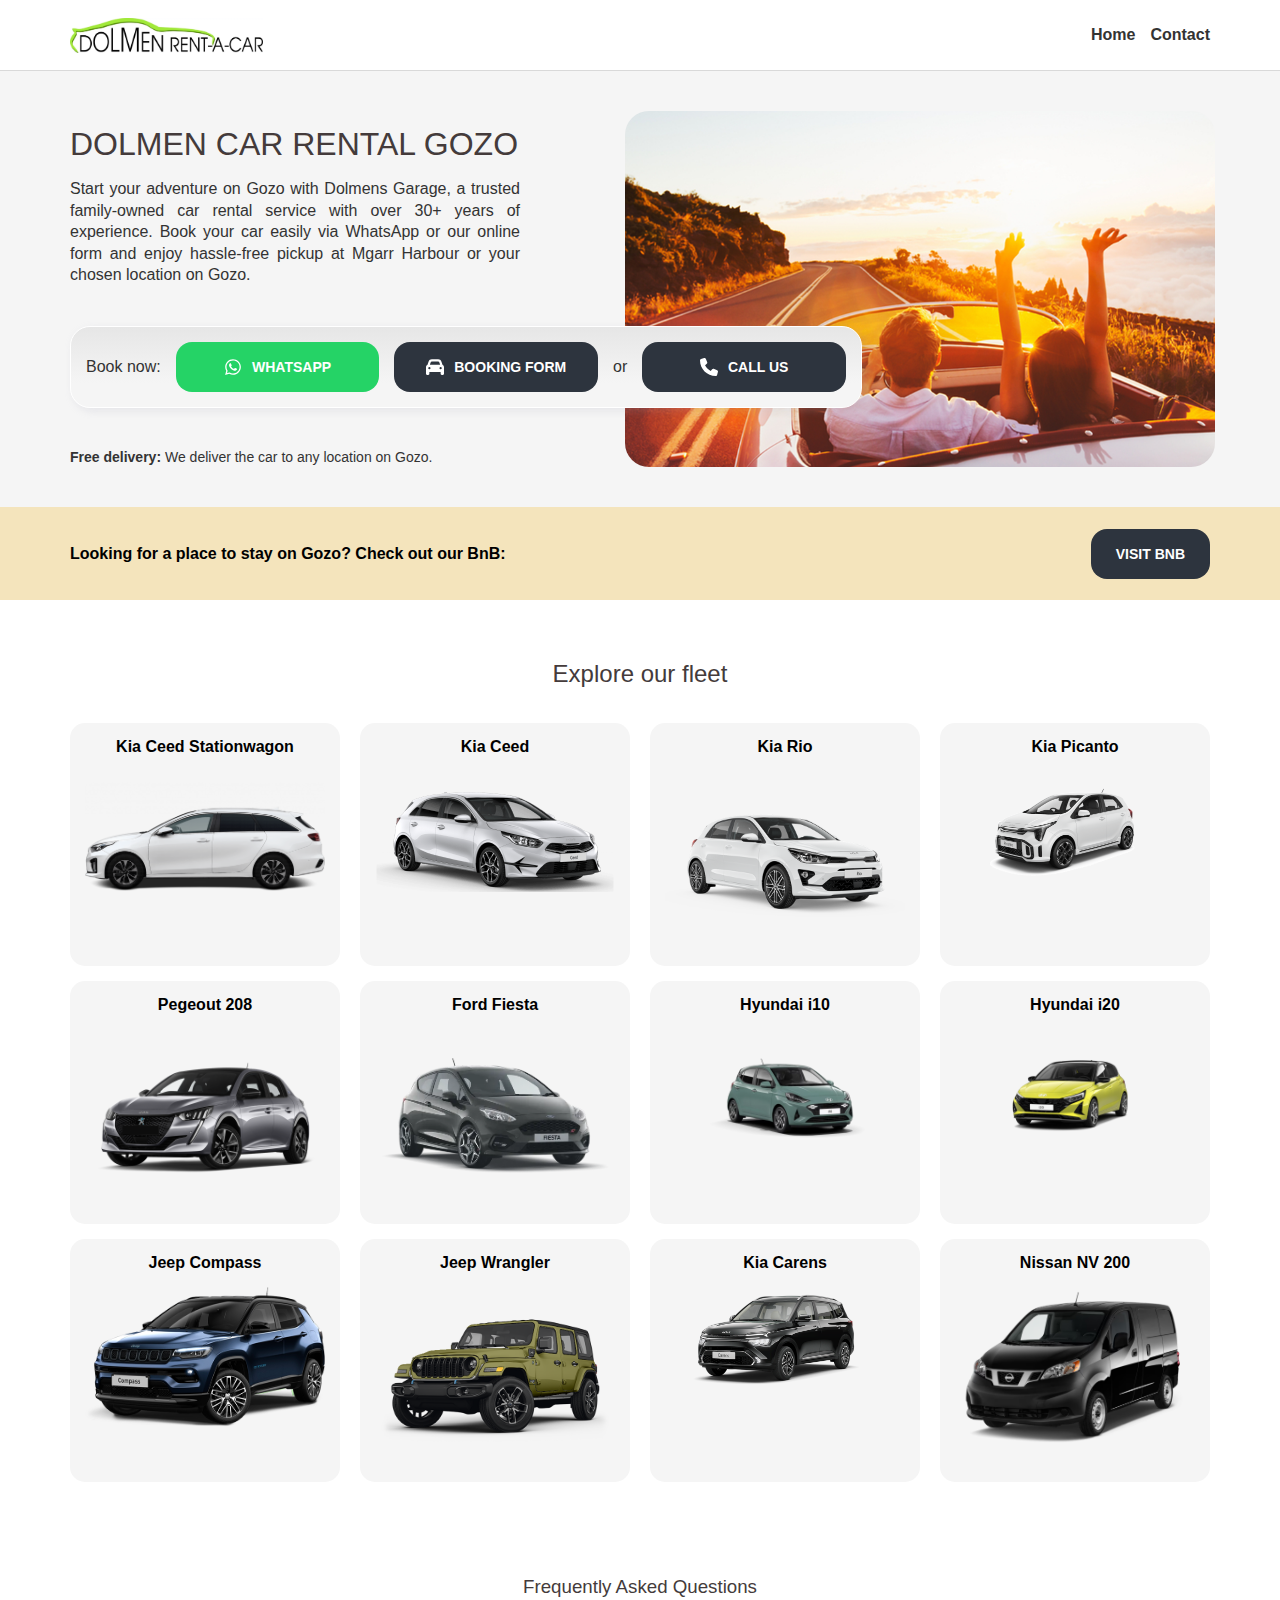
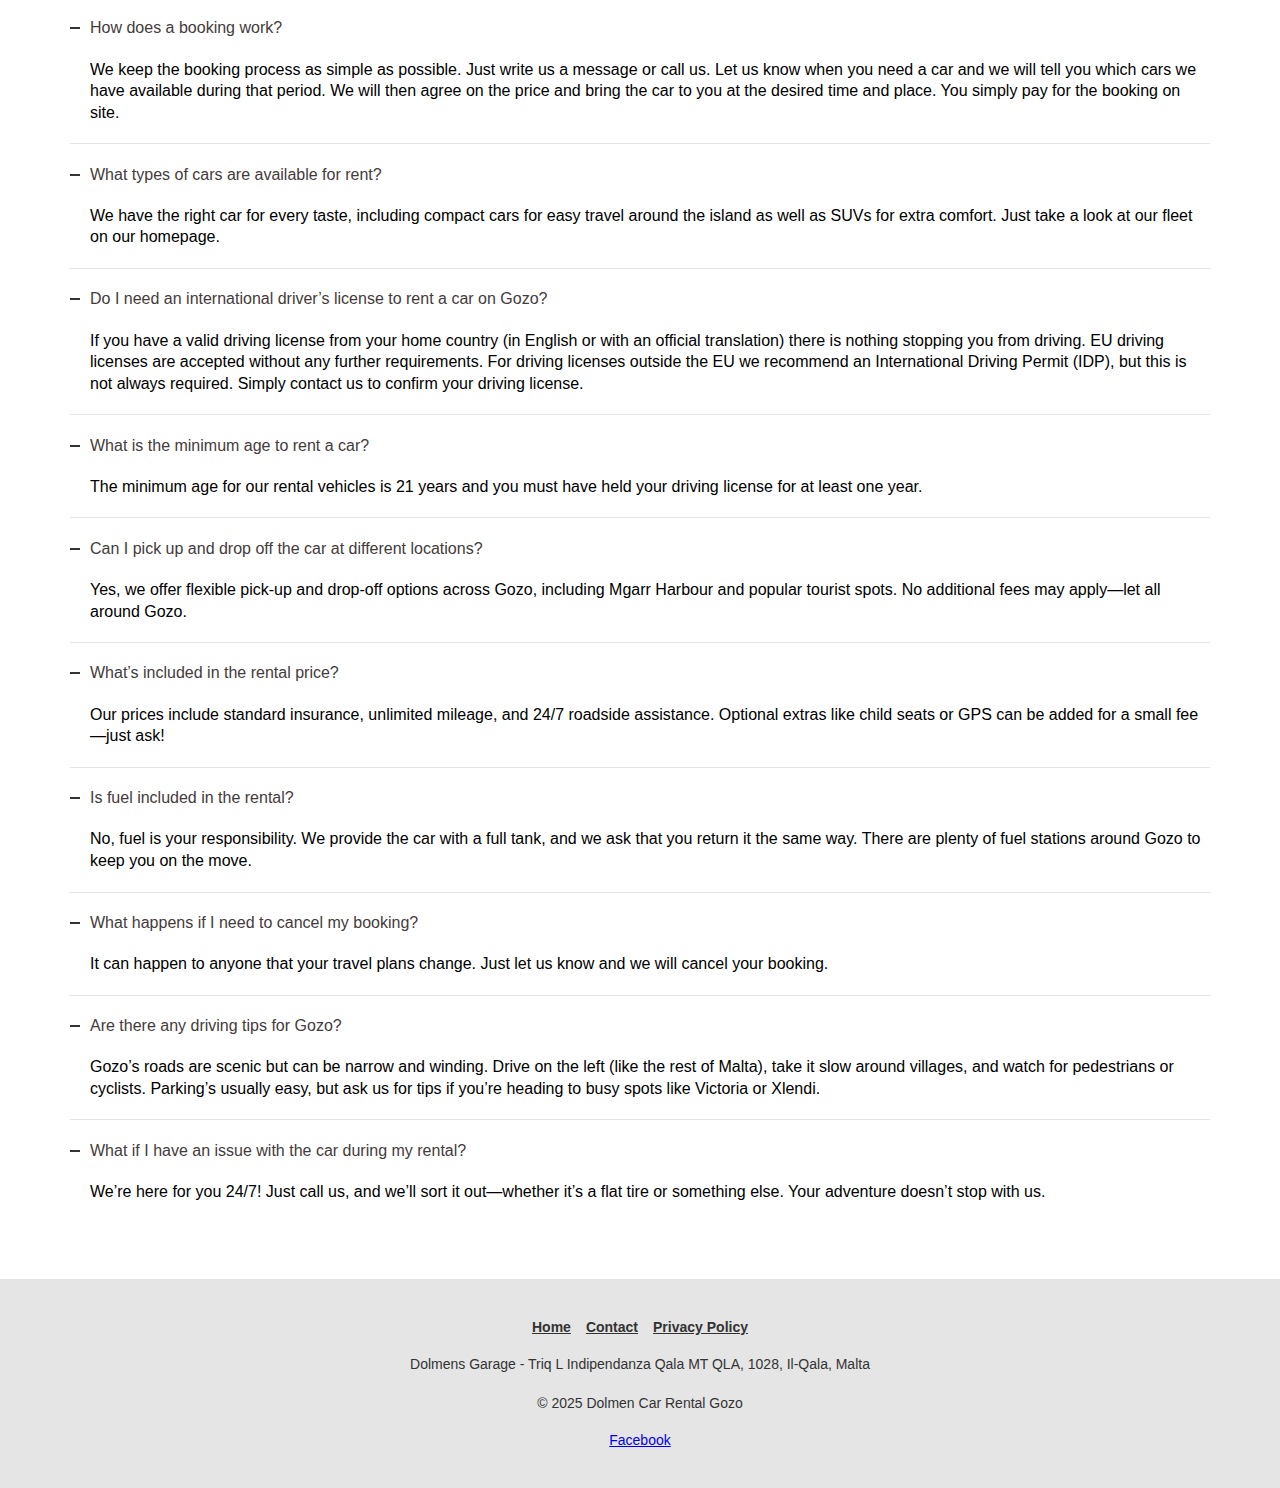
<file: index.html>
<html lang="en"><head><script async src="https://www.googletagmanager.com/gtag/js?id=G-1KJ2CHWRS5"></script><script>function gtag(){dataLayer.push(arguments)}window.dataLayer=window.dataLayer||[],gtag("js",new Date),gtag("config","G-1KJ2CHWRS5")</script><meta charset="UTF-8"><meta name="viewport" content="width=device-width,initial-scale=1"><title>Dolmen Car Rental Gozo</title><meta name="description" content="Rent a car on Gozo with Dolmens Garage—family-owned for 30+ years. Easy booking, pickup at Mgarr or anywhere on the island!"><base href="/"><style>html{--text-color:#333333;--green:#81d742;--gradient:linear-gradient(to bottom, #81d742 0, rgba(129, 215, 66, 0.8) 50%, #81d742 100%);margin:0;padding:0}body{padding:0;margin:0;font-family:Arial,Helvetica,sans-serif;font-size:16px}.gradient{background:var(--gradient);color:#fff}.container{max-width:1140px;margin:0 auto;padding:0 20px}header{width:100%;box-shadow:3px 3px 9px rgba(164,164,186,.2);border-bottom:1px solid rgba(0,0,0,.15)}header nav{max-width:1140px;height:70px;margin:0 auto;padding:0 15px;display:flex;gap:15px;align-items:center;justify-content:space-between}header nav .logo-img{width:193px;height:35px}@media (max-width:768px){header nav .logo-img{width:150px;height:27px}}header nav ul{display:flex;gap:15px;list-style:none;padding:0;margin:0}header nav ul li a{color:var(--text-color);text-decoration:none;font-weight:700;font-size:1rem}footer{background:rgba(0,0,0,.1);color:var(--text-color);padding:40px 0;text-align:center;display:flex;flex-direction:column;justify-content:center;align-items:center;gap:20px;font-size:14px}footer ul{display:flex;gap:15px;list-style:none;padding:0;margin:0}@media (max-width:768px){footer ul{flex-direction:column}}footer ul li a{color:var(--text-color);text-decoration:underline;font-weight:700;font-size:14px}footer ul li a:hover{text-decoration:none}footer p{margin:0 0 20px}p{line-height:135%}.pt-20{padding-top:20px}.pt-40{padding-top:40px}.pt-60{padding-top:60px}.pb-20{padding-bottom:20px}.pb-40{padding-bottom:40px}.pb-60{padding-bottom:60px}h1,h2,h3,h4{font-weight:300;color:#443b3b}.text-center{text-align:center}.header{padding:20px 0;background-color:#f5f5f5}.btn{height:50px;border-radius:16px;background-color:#2d343e;display:inline-flex;flex-direction:row;justify-content:center;align-items:center;position:relative;color:#fff;font-size:14px;text-transform:uppercase;font-family:Nunito,sans-serif;font-weight:600;padding:0 25px;transition:.5sease;transition-property:color,background-color,border-color,box-shadow,transform,margin-top,height;text-decoration:none}.btn.whatsapp{background-color:#25d366}.btn svg{height:18px;width:18px;margin-right:10px}.btn svg path{fill:#fff}.btn svg[slot=end]{margin-right:0;margin-left:10px}.card-list{display:flex;gap:15px;justify-content:space-between;flex-wrap:wrap;padding:15px 0}@media (max-width:768px){.card-list{flex-direction:column}}.card-list .card{display:flex;flex-direction:column;gap:15px;background:#f5f5f5;border-radius:15px;padding:15px;max-width:calc(25% - 45px)}.card-list .card.fill{max-width:100%;flex:1}@media (max-width:768px){.card-list .card.fill{flex:auto;display:flex}}@media (max-width:768px){.card-list .card{max-width:100%}}.card-list .card .card-header{font-weight:700;font-size:16px;text-align:center}.card-list .card .card-image{max-width:100%;max-height:250px;border-radius:15px 15px 0 0}.card-list .card .card-image img{width:100%;height:100%;object-fit:cover;border-radius:15px 15px 0 0}.teaser{padding:40px 0;background:#f5f5f5;color:var(--text-color)}@media (max-width:768px){.teaser{padding:20px 0}}.teaser p{margin:0;padding:0;text-align:justify}.teaser .container{position:relative;display:flex;flex-direction:column;gap:40px}.teaser .content-top{max-width:450px;position:relative;z-index:2}.teaser .content-top h1{margin:0;padding:15px 0;font-weight:300;text-transform:uppercase;color:#443b3b}@media (max-width:768px){.teaser .content-top h1{font-size:1.3rem}}.teaser form{display:flex;flex-direction:row;justify-content:flex-start;align-items:center;gap:15px;width:calc(100% - 30px);max-width:760px;position:relative;z-index:2;border-radius:20px;overflow:hidden;background:linear-gradient(1turn,#f5f5f5 30%,#e6e6e6);border:1px solid #fff;box-shadow:3px 3px 9px rgba(164,164,186,.2);padding:15px;margin:0}.teaser form .btn{flex:1}@media (max-width:768px){.teaser form .btn{flex:auto;display:flex;width:calc(100% - 50px);height:50px}}@media (max-width:768px){.teaser form{flex-direction:column}}.teaser .background{display:block;position:absolute;z-index:1;border-radius:24px;overflow:hidden;right:15px;top:0;bottom:0;height:100%;width:50%;background:url(/home.png) no-repeat center/cover;pointer-events:none}@media (max-width:768px){.teaser .background{display:none}}.teaser .content-bottom{max-width:450px;position:relative;z-index:2;font-size:14px;display:flex;flex-direction:column;gap:15px}.teaser .content-bottom .btn-row{display:flex;flex-direction:row;justify-content:flex-start;align-items:center;gap:15px;margin:0;padding:0}@media (max-width:768px){.teaser .content-bottom .btn-row{flex-direction:column}.teaser .content-bottom .btn-row .btn{display:flex;width:calc(100% - 50px)}}.teaser-row{background:#f4e4bc}.teaser-row .container{display:flex;flex-direction:row;justify-content:space-between;align-items:center;gap:15px;padding:20px 15px}.teaser-row .container p{font-weight:700}@media (max-width:768px){.teaser-row .container{flex-direction:column}.teaser-row .container .btn{width:calc(100% - 50px)}}.faqs h4{padding-left:20px;position:relative}.faqs h4 span.line{display:block;width:10px;height:2px;background:var(--text-color);position:absolute;left:0;top:50%;transform:translateY(-50%)}.faqs p{padding-left:20px;padding-bottom:20px;border-bottom:1px solid rgba(0,0,0,.1)}.faqs p:last-child{border-bottom:none;padding-bottom:0}</style><link rel="icon" type="image/x-icon" href="/favicon.ico"><link rel="canonical" href="https://dolmencarrental.com/"></head><body><header><nav><div class="start"><div class="logo"><a href="/" title="Dolmen Car Rental Gozo" aria-label="Dolmen Car Rental Gozo"><img src="/logo.webp" alt="Dolmen Car Rental Gozo" class="logo-img"></a></div></div><div class="end"><ul><li><a href="/" title="Dolmen Car Rental Gozo">Home</a></li><li><a href="/contact/" title="Contact">Contact</a></li></ul></div></nav></header><div class="teaser"><div class="container"><div class="content-top"><h1>Dolmen Car Rental Gozo</h1><p>Start your adventure on Gozo with Dolmens Garage, a trusted family-owned car rental service with over 30+ years of experience. Book your car easily via WhatsApp or our online form and enjoy hassle-free pickup at Mgarr Harbour or your chosen location on Gozo.</p></div><div class="action-row"><form action="#"><label for="whatsapp">Book now:</label> <a href="https://wa.me/+35699494434?text=Hello%20i%20want%20to%20rent%20a%20car,%20do%20you%20have%20a%20%5Bmanual/automatic%5D%20car%20available%20from%20%5Bdate%5D%20to%20%5Bdate%5D?" target="_blank" class="btn whatsapp"><svg xmlns="http://www.w3.org/2000/svg" viewBox="0 0 448 512"><path d="M380.9 97.1C339 55.1 283.2 32 223.9 32c-122.4 0-222 99.6-222 222 0 39.1 10.2 77.3 29.6 111L0 480l117.7-30.9c32.4 17.7 68.9 27 106.1 27h.1c122.3 0 224.1-99.6 224.1-222 0-59.3-25.2-115-67.1-157zm-157 341.6c-33.2 0-65.7-8.9-94-25.7l-6.7-4-69.8 18.3L72 359.2l-4.4-7c-18.5-29.4-28.2-63.3-28.2-98.2 0-101.7 82.8-184.5 184.6-184.5 49.3 0 95.6 19.2 130.4 54.1 34.8 34.9 56.2 81.2 56.1 130.5 0 101.8-84.9 184.6-186.6 184.6zm101.2-138.2c-5.5-2.8-32.8-16.2-37.9-18-5.1-1.9-8.8-2.8-12.5 2.8-3.7 5.6-14.3 18-17.6 21.8-3.2 3.7-6.5 4.2-12 1.4-32.6-16.3-54-29.1-75.5-66-5.7-9.8 5.7-9.1 16.3-30.3 1.8-3.7 .9-6.9-.5-9.7-1.4-2.8-12.5-30.1-17.1-41.2-4.5-10.8-9.1-9.3-12.5-9.5-3.2-.2-6.9-.2-10.6-.2-3.7 0-9.7 1.4-14.8 6.9-5.1 5.6-19.4 19-19.4 46.3 0 27.3 19.9 53.7 22.6 57.4 2.8 3.7 39.1 59.7 94.8 83.8 35.2 15.2 49 16.5 66.6 13.9 10.7-1.6 32.8-13.4 37.4-26.4 4.6-13 4.6-24.1 3.2-26.4-1.3-2.5-5-3.9-10.5-6.6z"/></svg>WhatsApp</a> <a href="https://app.gozocarrental.com/" target="_blank" class="btn"><svg xmlns="http://www.w3.org/2000/svg" viewBox="0 0 512 512"><path d="M135.2 117.4L109.1 192l293.8 0-26.1-74.6C372.3 104.6 360.2 96 346.6 96L165.4 96c-13.6 0-25.7 8.6-30.2 21.4zM39.6 196.8L74.8 96.3C88.3 57.8 124.6 32 165.4 32l181.2 0c40.8 0 77.1 25.8 90.6 64.3l35.2 100.5c23.2 9.6 39.6 32.5 39.6 59.2l0 144 0 48c0 17.7-14.3 32-32 32l-32 0c-17.7 0-32-14.3-32-32l0-48L96 400l0 48c0 17.7-14.3 32-32 32l-32 0c-17.7 0-32-14.3-32-32l0-48L0 256c0-26.7 16.4-49.6 39.6-59.2zM128 288a32 32 0 1 0 -64 0 32 32 0 1 0 64 0zm288 32a32 32 0 1 0 0-64 32 32 0 1 0 0 64z"/></svg>Booking Form</a> <label>or</label> <a href="tel:+35699494434" class="btn tel" target="_blank"><svg xmlns="http://www.w3.org/2000/svg" viewBox="0 0 512 512"><path d="M164.9 24.6c-7.7-18.6-28-28.5-47.4-23.2l-88 24C12.1 30.2 0 46 0 64C0 311.4 200.6 512 448 512c18 0 33.8-12.1 38.6-29.5l24-88c5.3-19.4-4.6-39.7-23.2-47.4l-96-40c-16.3-6.8-35.2-2.1-46.3 11.6L304.7 368C234.3 334.7 177.3 277.7 144 207.3L193.3 167c13.7-11.2 18.4-30 11.6-46.3l-40-96z"/></svg>Call us</a></form></div><div class="content-bottom"><p><strong>Free delivery:</strong> We deliver the car to any location on Gozo.</p></div><div class="background"></div></div></div><div class="teaser-row"><div class="container"><p>Looking for a place to stay on Gozo? Check out our BnB:</p><a href="https://gozo-bnb.com/" class="btn">Visit BnB</a></div></div><div class="container pt-40 pb-60"><h2 class="text-center">Explore our fleet</h2><div class="card-list"><div class="card"><div class="card-header">Kia Ceed Stationwagon</div><div class="card-image"><img src="/kia-ceed-station.png" alt="Kia Ceed Stationwagon"></div></div><div class="card"><div class="card-header">Kia Ceed</div><div class="card-image"><img src="/kia-ceed.png" alt="Kia Ceed"></div></div><div class="card"><div class="card-header">Kia Rio</div><div class="card-image"><img src="/kia-rio.png" alt="Kia Rio"></div></div><div class="card"><div class="card-header">Kia Picanto</div><div class="card-image"><img src="/kia-picanto.png" alt="Kia Picanto"></div></div><div class="card"><div class="card-header">Pegeout 208</div><div class="card-image"><img src="/pegout208.webp" alt="Pegeout 208"></div></div><div class="card"><div class="card-header">Ford Fiesta</div><div class="card-image"><img src="/fiesta-1.webp" alt="Ford Fiesta"></div></div><div class="card"><div class="card-header">Hyundai i10</div><div class="card-image"><img src="/hyundai-i10.webp" alt="Hyundai i10"></div></div><div class="card"><div class="card-header">Hyundai i20</div><div class="card-image"><img src="/hyundai-i20.png" alt="Hyundai i20"></div></div><div class="card"><div class="card-header">Jeep Compass</div><div class="card-image"><img src="/jeep-kompass.png" alt="Jeep Compass"></div></div><div class="card"><div class="card-header">Jeep Wrangler</div><div class="card-image"><img src="/wrangler.png" alt="Jeep Wrangler"></div></div><div class="card"><div class="card-header">Kia Carens</div><div class="card-image"><img src="/carens.png" alt="Kia Carens"></div></div><div class="card"><div class="card-header">Nissan NV 200</div><div class="card-image"><img src="/nissan-nv200.avif" alt="Nissan NV 200"></div></div></div></div><div class="container pb-60 faqs"><h3 class="text-center">Frequently Asked Questions</h3><h4><span class="line"></span>How does a booking work?</h4><p>We keep the booking process as simple as possible. Just write us a message or call us. Let us know when you need a car and we will tell you which cars we have available during that period. We will then agree on the price and bring the car to you at the desired time and place. You simply pay for the booking on site.</p><h4><span class="line"></span>What types of cars are available for rent?</h4><p>We have the right car for every taste, including compact cars for easy travel around the island as well as SUVs for extra comfort. Just take a look at our fleet on our homepage.</p><h4><span class="line"></span>Do I need an international driver’s license to rent a car on Gozo?</h4><p>If you have a valid driving license from your home country (in English or with an official translation) there is nothing stopping you from driving. EU driving licenses are accepted without any further requirements. For driving licenses outside the EU we recommend an International Driving Permit (IDP), but this is not always required. Simply contact us to confirm your driving license.</p><h4><span class="line"></span>What is the minimum age to rent a car?</h4><p>The minimum age for our rental vehicles is 21 years and you must have held your driving license for at least one year.</p><h4><span class="line"></span>Can I pick up and drop off the car at different locations?</h4><p>Yes, we offer flexible pick-up and drop-off options across Gozo, including Mgarr Harbour and popular tourist spots. No additional fees may apply—let all around Gozo.</p><h4><span class="line"></span>What’s included in the rental price?</h4><p>Our prices include standard insurance, unlimited mileage, and 24/7 roadside assistance. Optional extras like child seats or GPS can be added for a small fee—just ask!</p><h4><span class="line"></span>Is fuel included in the rental?</h4><p>No, fuel is your responsibility. We provide the car with a full tank, and we ask that you return it the same way. There are plenty of fuel stations around Gozo to keep you on the move.</p><h4><span class="line"></span>What happens if I need to cancel my booking?</h4><p>It can happen to anyone that your travel plans change. Just let us know and we will cancel your booking.</p><h4><span class="line"></span>Are there any driving tips for Gozo?</h4><p>Gozo’s roads are scenic but can be narrow and winding. Drive on the left (like the rest of Malta), take it slow around villages, and watch for pedestrians or cyclists. Parking’s usually easy, but ask us for tips if you’re heading to busy spots like Victoria or Xlendi.</p><h4><span class="line"></span>What if I have an issue with the car during my rental?</h4><p>We’re here for you 24/7! Just call us, and we’ll sort it out—whether it’s a flat tire or something else. Your adventure doesn’t stop with us.</p></div><footer><div class="top"><ul><li><a href="/" title="Dolmen Car Rental Gozo">Home</a></li><li><a href="/contact/" title="Contact">Contact</a></li><li><a href="/privacy/" title="Privacy Policy">Privacy Policy</a></li></ul></div><div class="footer"><p>Dolmens Garage - Triq L Indipendanza Qala MT QLA, 1028, Il-Qala, Malta</p><p>&copy; 2025 Dolmen Car Rental Gozo</p><a href="https://www.facebook.com/profile.php?id=100057502087124">Facebook</a></div></footer><script src="/js/home.min.js?build=1749719429"></script></body></html>
</file>
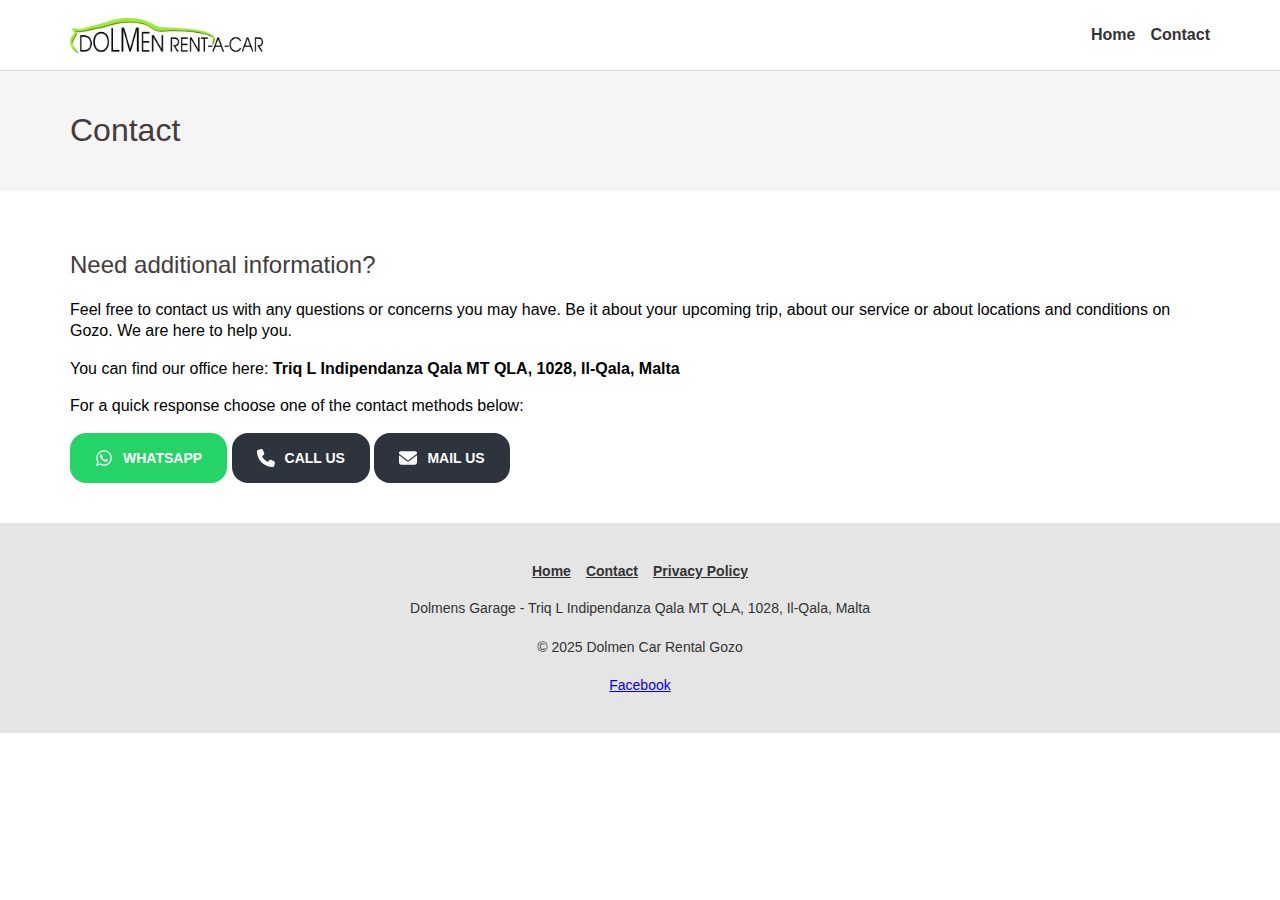
<file: contact/index.html>
<html lang="en"><head><script async src="https://www.googletagmanager.com/gtag/js?id=G-1KJ2CHWRS5"></script><script>function gtag(){dataLayer.push(arguments)}window.dataLayer=window.dataLayer||[],gtag("js",new Date),gtag("config","G-1KJ2CHWRS5")</script><meta charset="UTF-8"><meta name="viewport" content="width=device-width,initial-scale=1"><title>Contact</title><meta name="description" content="Feel free to contact us with any concern. We will answer to you as soon as possible."><base href="/"><style>html{--text-color:#333333;--green:#81d742;--gradient:linear-gradient(to bottom, #81d742 0, rgba(129, 215, 66, 0.8) 50%, #81d742 100%);margin:0;padding:0}body{padding:0;margin:0;font-family:Arial,Helvetica,sans-serif;font-size:16px}.gradient{background:var(--gradient);color:#fff}.container{max-width:1140px;margin:0 auto;padding:0 20px}header{width:100%;box-shadow:3px 3px 9px rgba(164,164,186,.2);border-bottom:1px solid rgba(0,0,0,.15)}header nav{max-width:1140px;height:70px;margin:0 auto;padding:0 15px;display:flex;gap:15px;align-items:center;justify-content:space-between}header nav .logo-img{width:193px;height:35px}@media (max-width:768px){header nav .logo-img{width:150px;height:27px}}header nav ul{display:flex;gap:15px;list-style:none;padding:0;margin:0}header nav ul li a{color:var(--text-color);text-decoration:none;font-weight:700;font-size:1rem}footer{background:rgba(0,0,0,.1);color:var(--text-color);padding:40px 0;text-align:center;display:flex;flex-direction:column;justify-content:center;align-items:center;gap:20px;font-size:14px}footer ul{display:flex;gap:15px;list-style:none;padding:0;margin:0}@media (max-width:768px){footer ul{flex-direction:column}}footer ul li a{color:var(--text-color);text-decoration:underline;font-weight:700;font-size:14px}footer ul li a:hover{text-decoration:none}footer p{margin:0 0 20px}p{line-height:135%}.pt-20{padding-top:20px}.pt-40{padding-top:40px}.pt-60{padding-top:60px}.pb-20{padding-bottom:20px}.pb-40{padding-bottom:40px}.pb-60{padding-bottom:60px}h1,h2,h3,h4{font-weight:300;color:#443b3b}.text-center{text-align:center}.header{padding:20px 0;background-color:#f5f5f5}.btn{height:50px;border-radius:16px;background-color:#2d343e;display:inline-flex;flex-direction:row;justify-content:center;align-items:center;position:relative;color:#fff;font-size:14px;text-transform:uppercase;font-family:Nunito,sans-serif;font-weight:600;padding:0 25px;transition:.5sease;transition-property:color,background-color,border-color,box-shadow,transform,margin-top,height;text-decoration:none}.btn.whatsapp{background-color:#25d366}.btn svg{height:18px;width:18px;margin-right:10px}.btn svg path{fill:#fff}.btn svg[slot=end]{margin-right:0;margin-left:10px}</style><link rel="icon" type="image/x-icon" href="/favicon.ico"></head><body><header><nav><div class="start"><div class="logo"><a href="/" title="Dolmen Car Rental Gozo" aria-label="Dolmen Car Rental Gozo"><img src="/logo.webp" alt="Dolmen Car Rental Gozo" class="logo-img"></a></div></div><div class="end"><ul><li><a href="/" title="Dolmen Car Rental Gozo">Home</a></li><li><a href="/contact/" title="Contact">Contact</a></li></ul></div></nav></header><div class="header"><div class="container"><h1>Contact</h1></div></div><div class="container pt-40 pb-40"><h2>Need additional information?</h2><p>Feel free to contact us with any questions or concerns you may have. Be it about your upcoming trip, about our service or about locations and conditions on Gozo. We are here to help you.</p><p>You can find our office here: <strong>Triq L Indipendanza Qala MT QLA, 1028, Il-Qala, Malta</strong></p><p>For a quick response choose one of the contact methods below:</p><div class="btn-row"><a href="https://wa.me/+35699494434?text=Hello%2C%20I%20have%20a%20question%20about%20your%20car%20rental%20services." target="_blank" class="btn whatsapp"><svg xmlns="http://www.w3.org/2000/svg" viewBox="0 0 448 512"><path d="M380.9 97.1C339 55.1 283.2 32 223.9 32c-122.4 0-222 99.6-222 222 0 39.1 10.2 77.3 29.6 111L0 480l117.7-30.9c32.4 17.7 68.9 27 106.1 27h.1c122.3 0 224.1-99.6 224.1-222 0-59.3-25.2-115-67.1-157zm-157 341.6c-33.2 0-65.7-8.9-94-25.7l-6.7-4-69.8 18.3L72 359.2l-4.4-7c-18.5-29.4-28.2-63.3-28.2-98.2 0-101.7 82.8-184.5 184.6-184.5 49.3 0 95.6 19.2 130.4 54.1 34.8 34.9 56.2 81.2 56.1 130.5 0 101.8-84.9 184.6-186.6 184.6zm101.2-138.2c-5.5-2.8-32.8-16.2-37.9-18-5.1-1.9-8.8-2.8-12.5 2.8-3.7 5.6-14.3 18-17.6 21.8-3.2 3.7-6.5 4.2-12 1.4-32.6-16.3-54-29.1-75.5-66-5.7-9.8 5.7-9.1 16.3-30.3 1.8-3.7 .9-6.9-.5-9.7-1.4-2.8-12.5-30.1-17.1-41.2-4.5-10.8-9.1-9.3-12.5-9.5-3.2-.2-6.9-.2-10.6-.2-3.7 0-9.7 1.4-14.8 6.9-5.1 5.6-19.4 19-19.4 46.3 0 27.3 19.9 53.7 22.6 57.4 2.8 3.7 39.1 59.7 94.8 83.8 35.2 15.2 49 16.5 66.6 13.9 10.7-1.6 32.8-13.4 37.4-26.4 4.6-13 4.6-24.1 3.2-26.4-1.3-2.5-5-3.9-10.5-6.6z"/></svg>WhatsApp</a> <a href="tel:+35699494434" class="btn"><svg xmlns="http://www.w3.org/2000/svg" viewBox="0 0 512 512"><path d="M164.9 24.6c-7.7-18.6-28-28.5-47.4-23.2l-88 24C12.1 30.2 0 46 0 64C0 311.4 200.6 512 448 512c18 0 33.8-12.1 38.6-29.5l24-88c5.3-19.4-4.6-39.7-23.2-47.4l-96-40c-16.3-6.8-35.2-2.1-46.3 11.6L304.7 368C234.3 334.7 177.3 277.7 144 207.3L193.3 167c13.7-11.2 18.4-30 11.6-46.3l-40-96z"/></svg>Call us</a> <a href="mailto:contact@dolmencarrental.com" class="btn"><svg xmlns="http://www.w3.org/2000/svg" viewBox="0 0 512 512"><path d="M48 64C21.5 64 0 85.5 0 112c0 15.1 7.1 29.3 19.2 38.4L236.8 313.6c11.4 8.5 27 8.5 38.4 0L492.8 150.4c12.1-9.1 19.2-23.3 19.2-38.4c0-26.5-21.5-48-48-48L48 64zM0 176L0 384c0 35.3 28.7 64 64 64l384 0c35.3 0 64-28.7 64-64l0-208L294.4 339.2c-22.8 17.1-54 17.1-76.8 0L0 176z"/></svg>Mail us</a></div></div><footer><div class="top"><ul><li><a href="/" title="Dolmen Car Rental Gozo">Home</a></li><li><a href="/contact/" title="Contact">Contact</a></li><li><a href="/privacy/" title="Privacy Policy">Privacy Policy</a></li></ul></div><div class="footer"><p>Dolmens Garage - Triq L Indipendanza Qala MT QLA, 1028, Il-Qala, Malta</p><p>&copy; 2025 Dolmen Car Rental Gozo</p><a href="https://www.facebook.com/profile.php?id=100057502087124">Facebook</a></div></footer></body></html>
</file>
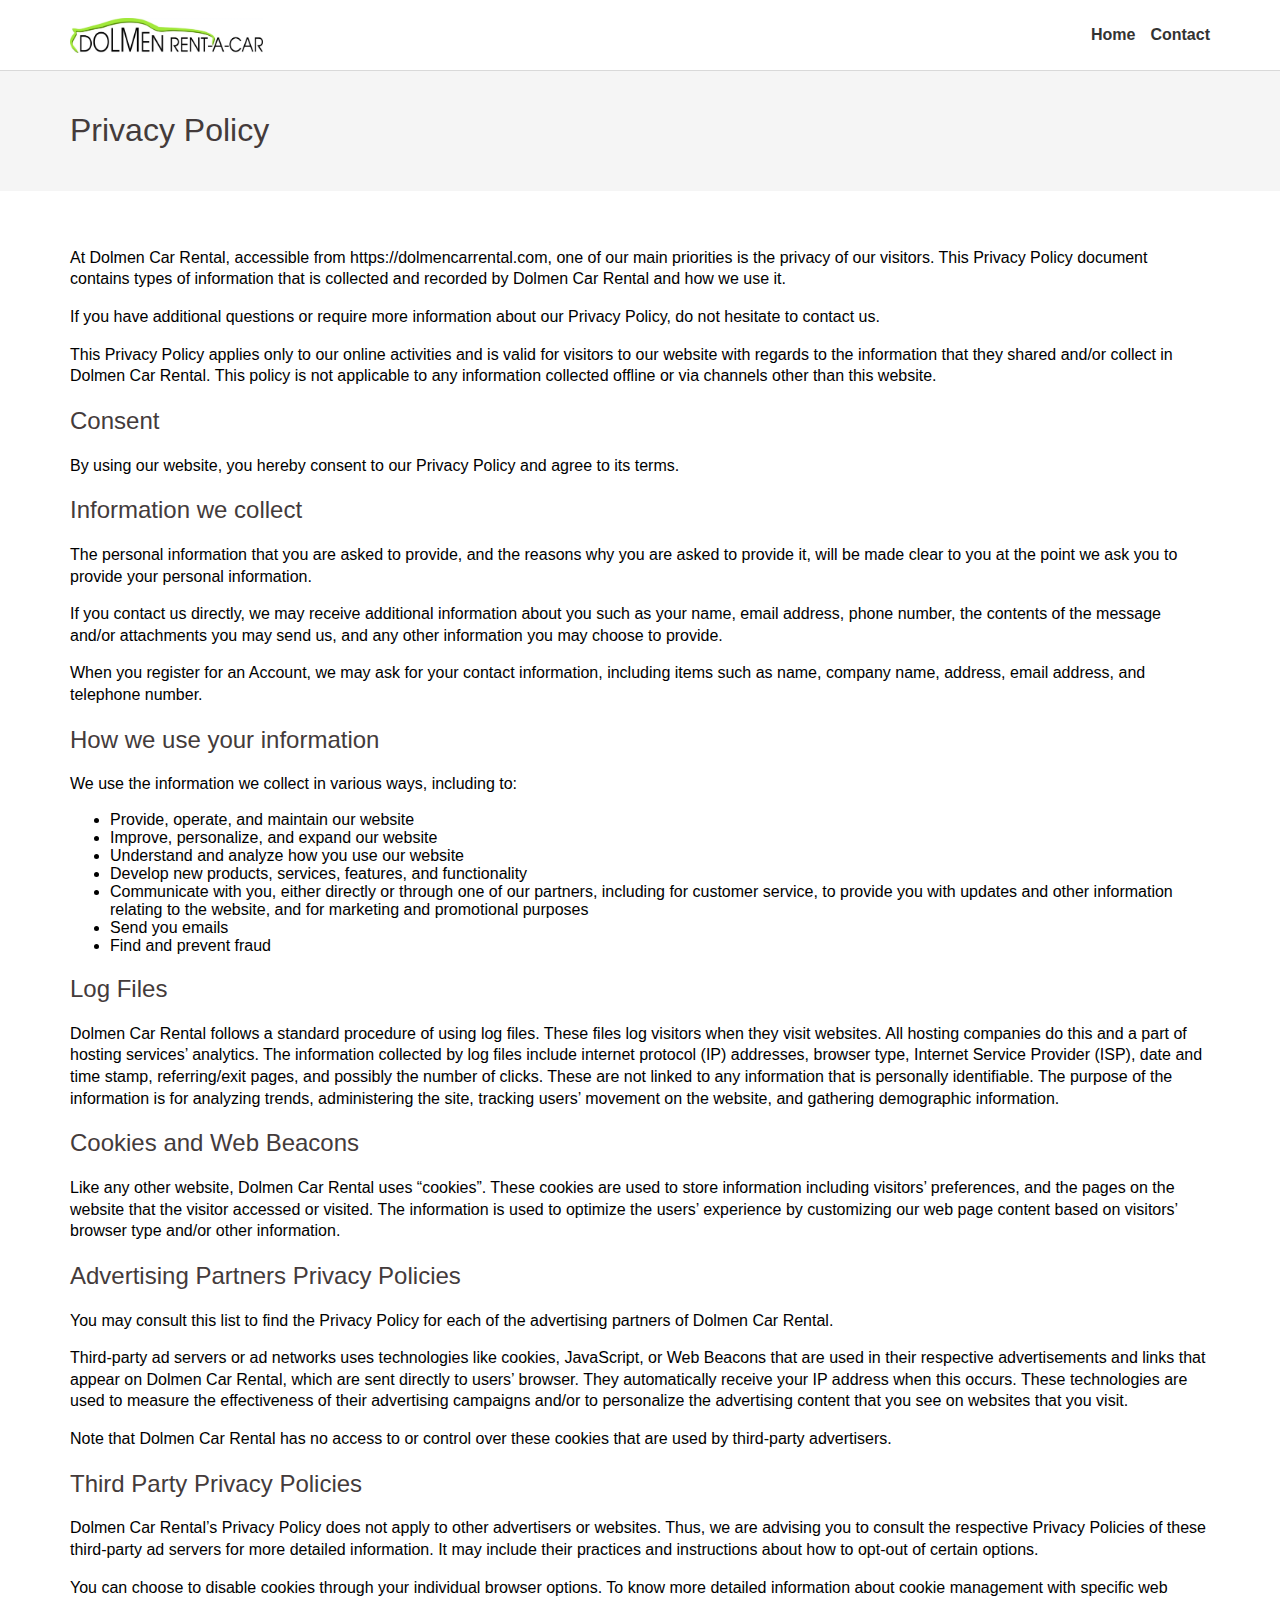
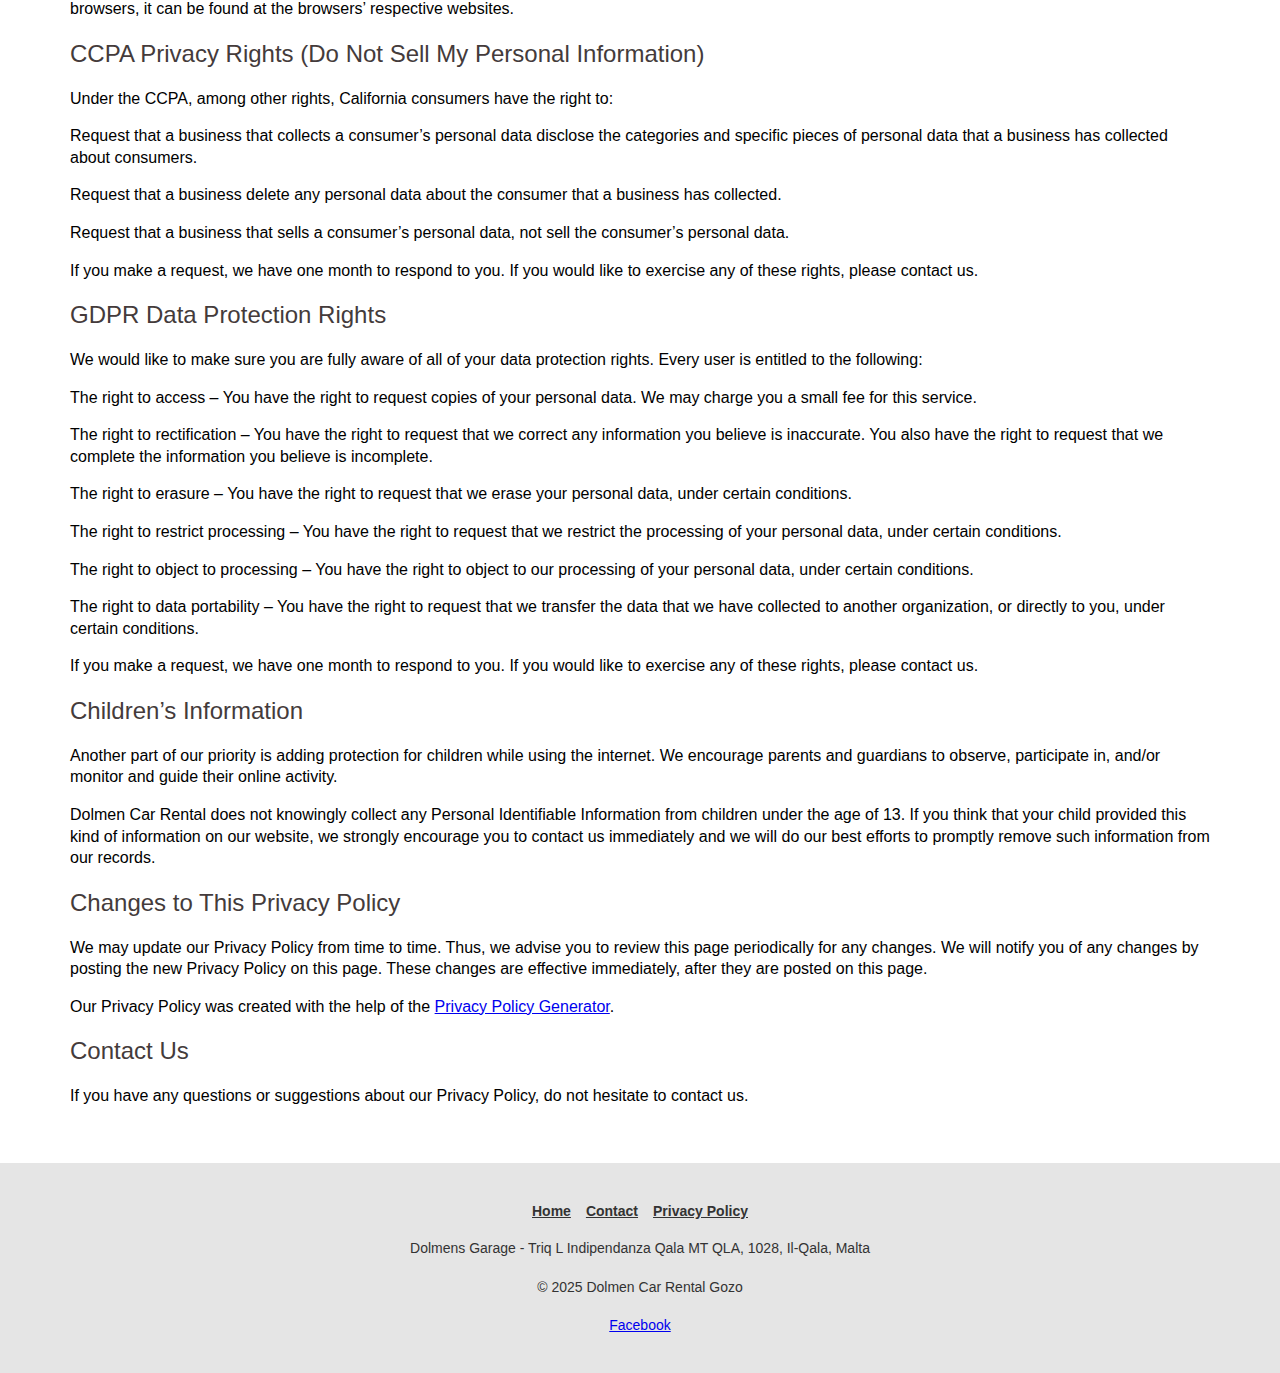
<file: privacy/index.html>
<html lang="en"><head><script async src="https://www.googletagmanager.com/gtag/js?id=G-1KJ2CHWRS5"></script><script>function gtag(){dataLayer.push(arguments)}window.dataLayer=window.dataLayer||[],gtag("js",new Date),gtag("config","G-1KJ2CHWRS5")</script><meta charset="UTF-8"><meta name="viewport" content="width=device-width,initial-scale=1"><title>Privacy Policy</title><meta name="description" content="At Dolmen Car Rental, we take user privacy very seriously. Here we let you know which data we collect and how we use it."><base href="/"><style>html{--text-color:#333333;--green:#81d742;--gradient:linear-gradient(to bottom, #81d742 0, rgba(129, 215, 66, 0.8) 50%, #81d742 100%);margin:0;padding:0}body{padding:0;margin:0;font-family:Arial,Helvetica,sans-serif;font-size:16px}.gradient{background:var(--gradient);color:#fff}.container{max-width:1140px;margin:0 auto;padding:0 20px}header{width:100%;box-shadow:3px 3px 9px rgba(164,164,186,.2);border-bottom:1px solid rgba(0,0,0,.15)}header nav{max-width:1140px;height:70px;margin:0 auto;padding:0 15px;display:flex;gap:15px;align-items:center;justify-content:space-between}header nav .logo-img{width:193px;height:35px}@media (max-width:768px){header nav .logo-img{width:150px;height:27px}}header nav ul{display:flex;gap:15px;list-style:none;padding:0;margin:0}header nav ul li a{color:var(--text-color);text-decoration:none;font-weight:700;font-size:1rem}footer{background:rgba(0,0,0,.1);color:var(--text-color);padding:40px 0;text-align:center;display:flex;flex-direction:column;justify-content:center;align-items:center;gap:20px;font-size:14px}footer ul{display:flex;gap:15px;list-style:none;padding:0;margin:0}@media (max-width:768px){footer ul{flex-direction:column}}footer ul li a{color:var(--text-color);text-decoration:underline;font-weight:700;font-size:14px}footer ul li a:hover{text-decoration:none}footer p{margin:0 0 20px}p{line-height:135%}.pt-20{padding-top:20px}.pt-40{padding-top:40px}.pt-60{padding-top:60px}.pb-20{padding-bottom:20px}.pb-40{padding-bottom:40px}.pb-60{padding-bottom:60px}h1,h2,h3,h4{font-weight:300;color:#443b3b}.text-center{text-align:center}.header{padding:20px 0;background-color:#f5f5f5}</style><link rel="icon" type="image/x-icon" href="/favicon.ico"></head><body><header><nav><div class="start"><div class="logo"><a href="/" title="Dolmen Car Rental Gozo" aria-label="Dolmen Car Rental Gozo"><img src="/logo.webp" alt="Dolmen Car Rental Gozo" class="logo-img"></a></div></div><div class="end"><ul><li><a href="/" title="Dolmen Car Rental Gozo">Home</a></li><li><a href="/contact/" title="Contact">Contact</a></li></ul></div></nav></header><div class="header"><div class="container"><h1>Privacy Policy</h1></div></div><div class="container pt-40 pb-40"><p>At Dolmen Car Rental, accessible from https://dolmencarrental.com, one of our main priorities is the privacy of our visitors. This Privacy Policy document contains types of information that is collected and recorded by Dolmen Car Rental and how we use it.</p><p>If you have additional questions or require more information about our Privacy Policy, do not hesitate to contact us.</p><p>This Privacy Policy applies only to our online activities and is valid for visitors to our website with regards to the information that they shared and/or collect in Dolmen Car Rental. This policy is not applicable to any information collected offline or via channels other than this website.</p><h2 class="wp-block-heading">Consent</h2><p>By using our website, you hereby consent to our Privacy Policy and agree to its terms.</p><h2 class="wp-block-heading">Information we collect</h2><p>The personal information that you are asked to provide, and the reasons why you are asked to provide it, will be made clear to you at the point we ask you to provide your personal information.</p><p>If you contact us directly, we may receive additional information about you such as your name, email address, phone number, the contents of the message and/or attachments you may send us, and any other information you may choose to provide.</p><p>When you register for an Account, we may ask for your contact information, including items such as name, company name, address, email address, and telephone number.</p><h2 class="wp-block-heading">How we use your information</h2><p>We use the information we collect in various ways, including to:</p><ul class="wp-block-list"><li>Provide, operate, and maintain our website</li><li>Improve, personalize, and expand our website</li><li>Understand and analyze how you use our website</li><li>Develop new products, services, features, and functionality</li><li>Communicate with you, either directly or through one of our partners, including for customer service, to provide you with updates and other information relating to the website, and for marketing and promotional purposes</li><li>Send you emails</li><li>Find and prevent fraud</li></ul><h2 class="wp-block-heading">Log Files</h2><p>Dolmen Car Rental follows a standard procedure of using log files. These files log visitors when they visit websites. All hosting companies do this and a part of hosting services’ analytics. The information collected by log files include internet protocol (IP) addresses, browser type, Internet Service Provider (ISP), date and time stamp, referring/exit pages, and possibly the number of clicks. These are not linked to any information that is personally identifiable. The purpose of the information is for analyzing trends, administering the site, tracking users’ movement on the website, and gathering demographic information.</p><h2 class="wp-block-heading">Cookies and Web Beacons</h2><p>Like any other website, Dolmen Car Rental uses “cookies”. These cookies are used to store information including visitors’ preferences, and the pages on the website that the visitor accessed or visited. The information is used to optimize the users’ experience by customizing our web page content based on visitors’ browser type and/or other information.</p><h2 class="wp-block-heading">Advertising Partners Privacy Policies</h2><p>You may consult this list to find the Privacy Policy for each of the advertising partners of Dolmen Car Rental.</p><p>Third-party ad servers or ad networks uses technologies like cookies, JavaScript, or Web Beacons that are used in their respective advertisements and links that appear on Dolmen Car Rental, which are sent directly to users’ browser. They automatically receive your IP address when this occurs. These technologies are used to measure the effectiveness of their advertising campaigns and/or to personalize the advertising content that you see on websites that you visit.</p><p>Note that Dolmen Car Rental has no access to or control over these cookies that are used by third-party advertisers.</p><h2 class="wp-block-heading">Third Party Privacy Policies</h2><p>Dolmen Car Rental’s Privacy Policy does not apply to other advertisers or websites. Thus, we are advising you to consult the respective Privacy Policies of these third-party ad servers for more detailed information. It may include their practices and instructions about how to opt-out of certain options.</p><p>You can choose to disable cookies through your individual browser options. To know more detailed information about cookie management with specific web browsers, it can be found at the browsers’ respective websites.</p><h2 class="wp-block-heading">CCPA Privacy Rights (Do Not Sell My Personal Information)</h2><p>Under the CCPA, among other rights, California consumers have the right to:</p><p>Request that a business that collects a consumer’s personal data disclose the categories and specific pieces of personal data that a business has collected about consumers.</p><p>Request that a business delete any personal data about the consumer that a business has collected.</p><p>Request that a business that sells a consumer’s personal data, not sell the consumer’s personal data.</p><p>If you make a request, we have one month to respond to you. If you would like to exercise any of these rights, please contact us.</p><h2 class="wp-block-heading">GDPR Data Protection Rights</h2><p>We would like to make sure you are fully aware of all of your data protection rights. Every user is entitled to the following:</p><p>The right to access – You have the right to request copies of your personal data. We may charge you a small fee for this service.</p><p>The right to rectification – You have the right to request that we correct any information you believe is inaccurate. You also have the right to request that we complete the information you believe is incomplete.</p><p>The right to erasure – You have the right to request that we erase your personal data, under certain conditions.</p><p>The right to restrict processing – You have the right to request that we restrict the processing of your personal data, under certain conditions.</p><p>The right to object to processing – You have the right to object to our processing of your personal data, under certain conditions.</p><p>The right to data portability – You have the right to request that we transfer the data that we have collected to another organization, or directly to you, under certain conditions.</p><p>If you make a request, we have one month to respond to you. If you would like to exercise any of these rights, please contact us.</p><h2 class="wp-block-heading">Children’s Information</h2><p>Another part of our priority is adding protection for children while using the internet. We encourage parents and guardians to observe, participate in, and/or monitor and guide their online activity.</p><p>Dolmen Car Rental does not knowingly collect any Personal Identifiable Information from children under the age of 13. If you think that your child provided this kind of information on our website, we strongly encourage you to contact us immediately and we will do our best efforts to promptly remove such information from our records.</p><h2 class="wp-block-heading">Changes to This Privacy Policy</h2><p>We may update our Privacy Policy from time to time. Thus, we advise you to review this page periodically for any changes. We will notify you of any changes by posting the new Privacy Policy on this page. These changes are effective immediately, after they are posted on this page.</p><p>Our Privacy Policy was created with the help of the <a href="https://www.termsfeed.com/privacy-policy-generator/">Privacy Policy Generator</a>.</p><h2 class="wp-block-heading">Contact Us</h2><p>If you have any questions or suggestions about our Privacy Policy, do not hesitate to contact us.</p></div><footer><div class="top"><ul><li><a href="/" title="Dolmen Car Rental Gozo">Home</a></li><li><a href="/contact/" title="Contact">Contact</a></li><li><a href="/privacy/" title="Privacy Policy">Privacy Policy</a></li></ul></div><div class="footer"><p>Dolmens Garage - Triq L Indipendanza Qala MT QLA, 1028, Il-Qala, Malta</p><p>&copy; 2025 Dolmen Car Rental Gozo</p><a href="https://www.facebook.com/profile.php?id=100057502087124">Facebook</a></div></footer></body></html>
</file>
